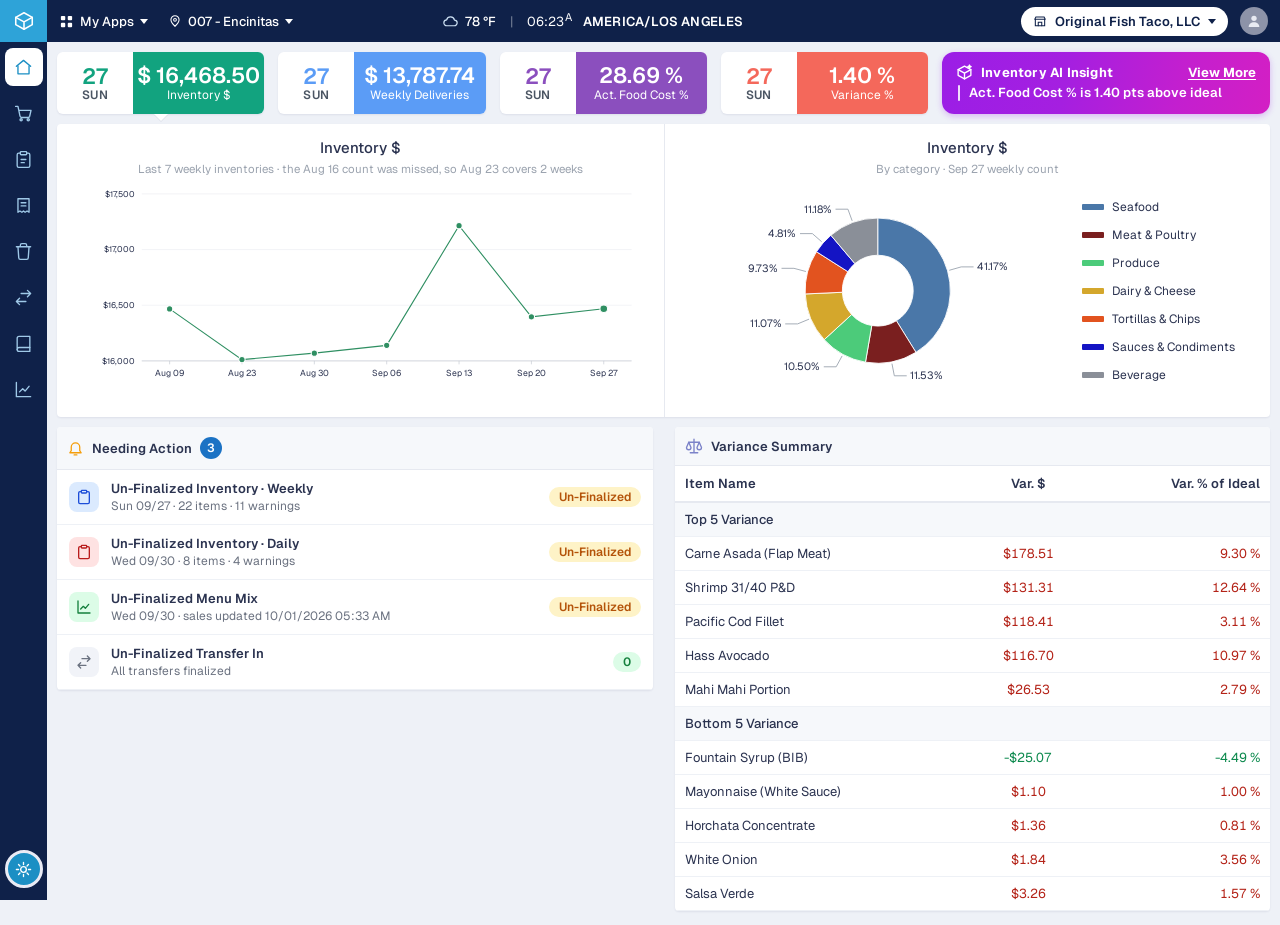
<file: inventory-dashboard.html>
<!DOCTYPE html>
<html lang="en">
<head>
<meta charset="utf-8">
<meta name="viewport" content="width=device-width, initial-scale=1">
<title>Inventory Dashboard</title>
<link rel="preconnect" href="https://fonts.googleapis.com">
<link rel="preconnect" href="https://fonts.gstatic.com" crossorigin>
<link href="https://fonts.googleapis.com/css2?family=Geist:wght@400;500;600;700&family=Geist+Mono:wght@400;500;600&display=swap" rel="stylesheet">
<style>
  :root{
    --navy:#0f2149;
    --page:#eef1f7;
    --teal:#12a37f;
    --blue:#5b9cf6;
    --purple:#8b4fbe;
    --salmon:#f4685b;
    --ink:#1f2937;
    --muted:#6b7280;
    --line:#e6e9f0;
  }
  *{box-sizing:border-box}
  html,body{margin:0;padding:0}
  body{background:var(--page);font-family:"Geist",-apple-system,BlinkMacSystemFont,"Segoe UI",system-ui,sans-serif;color:var(--ink);font-size:13px}
  .app{display:flex;min-height:100vh}

  /* ---------- left rail (Zip Inventory menu) ---------- */
  .rail{width:47px;flex:0 0 47px;background:var(--navy);display:flex;flex-direction:column;align-items:center;position:sticky;top:0;height:100vh}
  .rail .logo{width:47px;height:42px;display:grid;place-items:center;background:#2ea3d8}
  .rail .icons{display:flex;flex-direction:column;align-items:center;gap:8px;padding-top:6px;flex:1}
  .rail button{width:38px;height:38px;border:0;background:transparent;border-radius:8px;display:grid;place-items:center;cursor:pointer;color:#9fc9e8}
  .rail button:hover{background:rgba(255,255,255,.10);color:#fff}
  .rail button.active{background:#fff;color:#1b8fc4}
  .rail .fab{width:38px;height:38px;border-radius:50%;background:#1b8fc4;color:#fff;display:grid;place-items:center;border:3px solid #e9ebf5;margin-bottom:12px}

  /* ---------- top bar ---------- */
  .main{flex:1;min-width:0;display:flex;flex-direction:column}
  .topbar{height:42px;background:var(--navy);color:#fff;display:flex;align-items:center;gap:20px;padding:0 12px}
  .tb{display:flex;align-items:center;gap:6px;font-size:13px;font-weight:500;cursor:pointer;white-space:nowrap}
  .caret{width:0;height:0;border-left:4px solid transparent;border-right:4px solid transparent;border-top:5px solid currentColor}
  .center{margin-left:auto;margin-right:auto;display:flex;align-items:center;gap:14px;font-size:13px}
  .center .divider{opacity:.45}
  .clock{display:flex;align-items:baseline;gap:6px}
  .clock .sup{font-size:11px;position:relative;top:-5px;left:-5px}
  .clock .tz{font-weight:600;letter-spacing:.2px}
  .right{display:flex;align-items:center;gap:12px;margin-left:auto}
  .store-pill{background:#fff;color:var(--navy);border-radius:20px;padding:6px 12px;display:flex;align-items:center;gap:8px;font-size:13px;font-weight:600}
  .avatar-top{width:28px;height:28px;border-radius:50%;background:#8d93a8;display:grid;place-items:center;color:#e8eaf2}

  /* ---------- content ---------- */
  .content{padding:10px 10px 14px;display:flex;flex-direction:column;gap:10px}

  /* KPI row: white date box + coloured value block (HubWorks zInvDashboard) */
  .kpi-row{display:flex;gap:14px;align-items:stretch}
  .kpi{flex:1 1 0;min-width:0;border-radius:6px;background:#fff;box-shadow:0 1px 2px rgba(21,29,74,.08);display:flex;align-items:stretch;height:62px;cursor:pointer;position:relative;border:0;padding:0;font-family:inherit;text-align:left}
  .kpi .dt{flex:0 0 76px;display:flex;flex-direction:column;align-items:center;justify-content:center;line-height:1.1}
  .kpi .dt b{font-size:22px;font-weight:600}
  .kpi .dt span{font-size:12px;font-weight:600;color:#4b5563;letter-spacing:.3px}
  .kpi .val{flex:1;border-radius:0 6px 6px 0;color:#fff;display:flex;flex-direction:column;align-items:center;justify-content:center;line-height:1.15;padding:0 8px;text-align:center;min-width:0}
  .kpi .val b{font-size:22px;font-weight:600;white-space:nowrap}
  .kpi .val span{font-size:12px;white-space:nowrap}
  .kpi.teal .val{background:var(--teal)}   .kpi.teal .dt b{color:var(--teal)}
  .kpi.blue .val{background:var(--blue)}   .kpi.blue .dt b{color:var(--blue)}
  .kpi.purple .val{background:var(--purple)} .kpi.purple .dt b{color:var(--purple)}
  .kpi.salmon .val{background:var(--salmon)} .kpi.salmon .dt b{color:var(--salmon)}
  .kpi:hover{box-shadow:0 2px 8px rgba(21,29,74,.16)}
  .kpi.on::after{content:"";position:absolute;left:50%;bottom:-7px;margin-left:-7px;border-left:7px solid transparent;border-right:7px solid transparent;border-top:7px solid #fff;filter:drop-shadow(0 1px 0 rgba(21,29,74,.08))}
  .kpi:focus-visible{outline:2px solid var(--navy);outline-offset:2px}

  /* AI INSIGHT tile (same as the Schedule dashboard) */
  .ai-wrap{flex:0 0 328px;display:flex;align-items:center}
  .ai-tile{width:100%;height:62px;border-radius:12px;background:linear-gradient(100deg,#9b1ee6 0%,#a51fe0 38%,#c31fcf 72%,#d31fc4 100%);color:#fff;padding:7px 14px 8px;display:flex;flex-direction:column;justify-content:center;gap:3px;box-shadow:0 2px 6px rgba(155,30,230,.28);text-decoration:none}
  .ai-tile:hover{box-shadow:0 4px 12px rgba(155,30,230,.4)}
  .ai-head{display:flex;align-items:center;gap:8px}
  .ai-head .label{font-size:13px;font-weight:700;letter-spacing:.2px;color:#fff}
  .ai-head .more{margin-left:auto;font-size:13px;font-weight:700;color:#fff;text-decoration:underline;text-underline-offset:2px}
  .ai-body{display:flex;align-items:center;gap:9px;padding-left:2px;min-width:0}
  .ai-body .bar{width:2px;height:16px;background:rgba(255,255,255,.85);border-radius:2px;flex:none}
  .ai-body .msg{font-size:13px;font-weight:600;color:#fff;white-space:nowrap;overflow:hidden;text-overflow:ellipsis;transition:opacity .3s}

  /* cards */
  .card{background:#fff;border-radius:4px;box-shadow:0 1px 2px rgba(21,29,74,.08);overflow:hidden}
  .charts{display:grid;grid-template-columns:1fr 1fr}
  .charts > div{padding:14px 18px 16px;min-width:0}
  .charts > div + div{border-left:1px solid var(--line)}
  .chart-t{text-align:center;font-size:15px;font-weight:500;color:#2b3350;margin:0 0 6px}
  .chart-sub{text-align:center;font-size:11.5px;color:#9aa2ae;margin:-2px 0 4px}
  svg text{font-family:"Geist",system-ui,sans-serif}
  .donut-wrap{display:flex;align-items:center;gap:10px}
  .donut-wrap svg{flex:1;min-width:0}
  .legend{flex:0 0 170px;display:flex;flex-direction:column;gap:12px;font-size:12px;color:#2b3350}
  .legend div{display:flex;align-items:center;gap:8px;white-space:nowrap}
  .legend i{width:22px;height:6px;border-radius:1px;flex:none}
  .tip{position:fixed;pointer-events:none;background:#0f2149;color:#fff;font-size:12px;padding:6px 9px;border-radius:6px;box-shadow:0 4px 12px rgba(0,0,0,.2);opacity:0;transition:opacity .12s;z-index:20;white-space:nowrap}
  .tip.show{opacity:1}

  .row{display:flex;gap:22px;align-items:flex-start}
  .col{flex:1 1 0;min-width:0}
  .card-head{display:flex;align-items:center;gap:8px;padding:10px 10px;font-size:13px;font-weight:600;color:#2b3350;background:#f6f8fb;border-bottom:1px solid var(--line)}
  .badge{min-width:22px;height:22px;border-radius:11px;background:#1b72c4;color:#fff;font-size:12px;font-weight:600;display:grid;place-items:center;padding:0 6px}
  .na-row{display:flex;align-items:center;gap:12px;padding:10px 12px;border-bottom:1px solid #eef1f6;text-decoration:none;color:inherit}
  .na-row:hover{background:#f8fafd}
  .na-ic{width:30px;height:30px;border-radius:8px;display:grid;place-items:center;flex:none}
  .na-tx{flex:1;min-width:0}
  .na-tx b{display:block;font-size:13px;font-weight:600;color:#2b3350}
  .na-tx span{font-size:12px;color:var(--muted)}
  .na-st{font-size:12px;font-weight:600;color:#b45309;background:#fef3c7;border-radius:999px;padding:2px 10px;white-space:nowrap}
  .na-empty{margin:10px;padding:8px;background:#f3f4f6;color:var(--muted);text-align:center;border-radius:3px}

  table.vs{width:100%;border-collapse:collapse;font-size:13px}
  table.vs th{font-weight:600;text-align:left;padding:9px 10px;color:#2b3350;border-bottom:2px solid #e6e9f0}
  table.vs td{padding:8px 10px;border-bottom:1px solid #eef1f6;color:#2b3350}
  table.vs th.r,table.vs td.r{text-align:right;font-variant-numeric:tabular-nums}
  table.vs th.c,table.vs td.c{text-align:center;font-variant-numeric:tabular-nums}
  table.vs tr.grp td{background:#f6f8fb;font-weight:500}
  table.vs td.pos{color:#b42318}
  table.vs td.neg{color:#0d8a4e}

  @media (max-width:1200px){
    .kpi-row{flex-wrap:wrap}
    .kpi{flex:1 1 calc(50% - 14px)}
    .ai-wrap{flex:1 1 100%}
    .charts{grid-template-columns:1fr}
    .charts > div + div{border-left:0;border-top:1px solid var(--line)}
    .row{flex-direction:column}
    .col{width:100%}
  }
  @media (max-width:640px){
    .topbar .center,.topbar .tb.loc{display:none}
    .kpi{flex:1 1 100%}
    .legend{flex-basis:130px}
  }
</style>
</head>
<body>
<div class="app">

  <!-- ================= LEFT RAIL (Zip Inventory menu) ================= -->
  <aside class="rail">
    <div class="logo">
      <svg width="22" height="22" viewBox="0 0 24 24" fill="none" stroke="#fff" stroke-width="1.7" stroke-linecap="round" stroke-linejoin="round"><path d="M21 8 12 3 3 8v8l9 5 9-5z"/><path d="m3 8 9 5 9-5M12 13v8"/></svg>
    </div>
    <div class="icons">
      <button class="active" title="Dashboard"><svg width="19" height="19" viewBox="0 0 24 24" fill="none" stroke="currentColor" stroke-width="1.7" stroke-linecap="round" stroke-linejoin="round"><path d="M3 10.5 12 3l9 7.5"/><path d="M5 10v10h14V10"/></svg></button>
      <button title="Ordering"><svg width="19" height="19" viewBox="0 0 24 24" fill="none" stroke="currentColor" stroke-width="1.7" stroke-linecap="round" stroke-linejoin="round"><circle cx="9" cy="20" r="1.4"/><circle cx="18" cy="20" r="1.4"/><path d="M2 3h3l2.6 12.4a2 2 0 0 0 2 1.6h8.2a2 2 0 0 0 2-1.5L21.5 8H6"/></svg></button>
      <button title="Inventory count"><svg width="19" height="19" viewBox="0 0 24 24" fill="none" stroke="currentColor" stroke-width="1.7" stroke-linecap="round" stroke-linejoin="round"><rect x="8" y="2" width="8" height="4" rx="1"/><path d="M16 4h2a2 2 0 0 1 2 2v14a2 2 0 0 1-2 2H6a2 2 0 0 1-2-2V6a2 2 0 0 1 2-2h2"/><path d="M9 12h6M9 16h4"/></svg></button>
      <button title="Invoices"><svg width="19" height="19" viewBox="0 0 24 24" fill="none" stroke="currentColor" stroke-width="1.7" stroke-linecap="round" stroke-linejoin="round"><path d="M5 3.5v17l2.5-1.6 2.5 1.6 2-1.6 2 1.6 2.5-1.6 2.5 1.6v-17z"/><path d="M9 8.5h6M9 12.5h6"/></svg></button>
      <button title="Waste"><svg width="19" height="19" viewBox="0 0 24 24" fill="none" stroke="currentColor" stroke-width="1.7" stroke-linecap="round" stroke-linejoin="round"><path d="M3 6h18M8 6V4a2 2 0 0 1 2-2h4a2 2 0 0 1 2 2v2M19 6l-1 14a2 2 0 0 1-2 2H8a2 2 0 0 1-2-2L5 6"/></svg></button>
      <button title="Transfer"><svg width="19" height="19" viewBox="0 0 24 24" fill="none" stroke="currentColor" stroke-width="1.7" stroke-linecap="round" stroke-linejoin="round"><path d="M17 3l4 4-4 4M21 7H9M7 21l-4-4 4-4M3 17h12"/></svg></button>
      <button title="Recipes"><svg width="19" height="19" viewBox="0 0 24 24" fill="none" stroke="currentColor" stroke-width="1.7" stroke-linecap="round" stroke-linejoin="round"><path d="M4 19.5A2.5 2.5 0 0 1 6.5 17H20V3H6.5A2.5 2.5 0 0 0 4 5.5z"/><path d="M4 19.5A2.5 2.5 0 0 0 6.5 22H20v-5"/></svg></button>
      <button title="Reports"><svg width="19" height="19" viewBox="0 0 24 24" fill="none" stroke="currentColor" stroke-width="1.7" stroke-linecap="round" stroke-linejoin="round"><path d="M3 3v18h18"/><path d="M7 15l4-4 3 3 5-6"/></svg></button>
    </div>
    <div class="fab" title="Support">
      <svg width="17" height="17" viewBox="0 0 24 24" fill="none" stroke="currentColor" stroke-width="1.9" stroke-linecap="round" stroke-linejoin="round"><circle cx="12" cy="12" r="4"/><path d="M12 2v3M12 19v3M2 12h3M19 12h3M5 5l2 2M17 17l2 2M19 5l-2 2M7 17l-2 2"/></svg>
    </div>
  </aside>

  <div class="main">

    <!-- ================= TOP BAR ================= -->
    <header class="topbar">
      <div class="tb">
        <svg width="15" height="15" viewBox="0 0 24 24" fill="currentColor"><rect x="3" y="3" width="7" height="7" rx="1.5"/><rect x="14" y="3" width="7" height="7" rx="1.5"/><rect x="3" y="14" width="7" height="7" rx="1.5"/><rect x="14" y="14" width="7" height="7" rx="1.5"/></svg>
        My Apps <i class="caret"></i>
      </div>
      <div class="tb loc">
        <svg width="14" height="14" viewBox="0 0 24 24" fill="none" stroke="currentColor" stroke-width="1.8" stroke-linecap="round"><path d="M12 21s7-6.3 7-11a7 7 0 1 0-14 0c0 4.7 7 11 7 11z"/><circle cx="12" cy="10" r="2.4"/></svg>
        007 - Encinitas <i class="caret"></i>
      </div>
      <div class="center">
        <div class="tb" style="gap:6px">
          <svg width="17" height="17" viewBox="0 0 24 24" fill="none" stroke="#cfe3f5" stroke-width="1.7" stroke-linecap="round" stroke-linejoin="round"><path d="M7 18a4.2 4.2 0 0 1-.4-8.4A5.7 5.7 0 0 1 17.6 10 4 4 0 0 1 17.2 18z"/></svg>
          78 &deg;F
        </div>
        <span class="divider">|</span>
        <div class="clock"><span>06:23</span><span class="sup">A</span><span class="tz">AMERICA/LOS ANGELES</span></div>
      </div>
      <div class="right">
        <div class="store-pill">
          <svg width="14" height="14" viewBox="0 0 24 24" fill="none" stroke="currentColor" stroke-width="1.8" stroke-linecap="round"><path d="M4 9h16v11H4zM3 9l2-4h14l2 4"/><path d="M9 20v-6h6v6"/></svg>
          Original Fish Taco, LLC <i class="caret"></i>
        </div>
        <div class="avatar-top">
          <svg width="16" height="16" viewBox="0 0 24 24" fill="currentColor"><circle cx="12" cy="8" r="4"/><path d="M4 21c0-4.4 3.6-7 8-7s8 2.6 8 7z"/></svg>
        </div>
      </div>
    </header>

    <!-- ================= CONTENT ================= -->
    <div class="content">

      <!-- KPI ROW (last weekly inventory: Sun 09/27) + AI INSIGHT -->
      <div class="kpi-row">
        <button class="kpi teal on" data-m="inv" onclick="dbSelect('inv')" title="Show the Inventory $ trend">
          <div class="dt"><b>27</b><span>SUN</span></div>
          <div class="val"><b>$ 16,468.50</b><span>Inventory $</span></div>
        </button>
        <button class="kpi blue" data-m="dlv" onclick="dbSelect('dlv')" title="Show the Weekly Deliveries trend">
          <div class="dt"><b>27</b><span>SUN</span></div>
          <div class="val"><b>$ 13,787.74</b><span>Weekly Deliveries</span></div>
        </button>
        <button class="kpi purple" data-m="afc" onclick="dbSelect('afc')" title="Show the Act. Food Cost % trend">
          <div class="dt"><b>27</b><span>SUN</span></div>
          <div class="val"><b>28.69 %</b><span>Act. Food Cost %</span></div>
        </button>
        <button class="kpi salmon" data-m="var" onclick="dbSelect('var')" title="Show the Variance % trend">
          <div class="dt"><b>27</b><span>SUN</span></div>
          <div class="val"><b>1.40 %</b><span>Variance %</span></div>
        </button>

        <!-- AI INSIGHT TILE -->
        <div class="ai-wrap">
          <a class="ai-tile" href="index.html" title="Open Inventory AI Insight">
            <div class="ai-head">
              <svg width="17" height="17" viewBox="0 0 24 24" fill="none" stroke="#fff" stroke-width="1.9" stroke-linecap="round" stroke-linejoin="round"><path d="M21 8 12 3 3 8v8l9 5 9-5z"/><path d="m3 8 9 5 9-5M12 13v8"/><path d="M19 1.5l.7 1.6 1.6.7-1.6.7-.7 1.6-.7-1.6-1.6-.7 1.6-.7z" fill="#fff"/></svg>
              <span class="label">Inventory AI Insight</span>
              <span class="more">View More</span>
            </div>
            <div class="ai-body">
              <span class="bar"></span>
              <span class="msg" id="aiMsg">Act. Food Cost % is 1.40 pts above ideal</span>
            </div>
          </a>
        </div>
      </div>

      <!-- TREND + DONUT -->
      <div class="card charts">
        <div>
          <div class="chart-t" id="lineTitle">Inventory $</div>
          <div class="chart-sub">Last 7 weekly inventories · the Aug 16 count was missed, so Aug 23 covers 2 weeks</div>
          <svg id="lineSvg" viewBox="0 0 820 300" width="100%" role="img" aria-label="Weekly trend"></svg>
        </div>
        <div>
          <div class="chart-t" id="donutTitle">Inventory $</div>
          <div class="chart-sub" id="donutSub">By category · Sep 27 weekly count</div>
          <div class="donut-wrap">
            <svg id="donutSvg" viewBox="0 0 440 250" role="img" aria-label="By category"></svg>
            <div class="legend" id="legend"></div>
          </div>
        </div>
      </div>

      <!-- NEEDING ACTION + VARIANCE SUMMARY -->
      <div class="row">
        <div class="col card">
          <div class="card-head">
            <svg width="17" height="17" viewBox="0 0 24 24" fill="none" stroke="#f59e0b" stroke-width="1.8" stroke-linecap="round" stroke-linejoin="round"><path d="M18 15V10a6 6 0 1 0-12 0v5l-2 3h16z"/><path d="M10 21h4"/></svg>
            Needing Action <span class="badge">3</span>
          </div>
          <a class="na-row" href="index.html#deepdive" title="Open in Deep Dive">
            <span class="na-ic" style="background:#dbeafe;color:#1d4ed8"><svg width="16" height="16" viewBox="0 0 24 24" fill="none" stroke="currentColor" stroke-width="2" stroke-linecap="round" stroke-linejoin="round"><rect x="8" y="2" width="8" height="4" rx="1"/><path d="M16 4h2a2 2 0 0 1 2 2v14a2 2 0 0 1-2 2H6a2 2 0 0 1-2-2V6a2 2 0 0 1 2-2h2"/></svg></span>
            <span class="na-tx"><b>Un-Finalized Inventory · Weekly</b><span>Sun 09/27 · 22 items · 11 warnings</span></span>
            <span class="na-st">Un-Finalized</span>
          </a>
          <a class="na-row" href="index.html#deepdive" title="Open in Deep Dive">
            <span class="na-ic" style="background:#fee2e2;color:#b91c1c"><svg width="16" height="16" viewBox="0 0 24 24" fill="none" stroke="currentColor" stroke-width="2" stroke-linecap="round" stroke-linejoin="round"><rect x="8" y="2" width="8" height="4" rx="1"/><path d="M16 4h2a2 2 0 0 1 2 2v14a2 2 0 0 1-2 2H6a2 2 0 0 1-2-2V6a2 2 0 0 1 2-2h2"/></svg></span>
            <span class="na-tx"><b>Un-Finalized Inventory · Daily</b><span>Wed 09/30 · 8 items · 4 warnings</span></span>
            <span class="na-st">Un-Finalized</span>
          </a>
          <a class="na-row" href="index.html#deepdive" title="Open in Deep Dive">
            <span class="na-ic" style="background:#dcfce7;color:#15803d"><svg width="16" height="16" viewBox="0 0 24 24" fill="none" stroke="currentColor" stroke-width="2" stroke-linecap="round" stroke-linejoin="round"><path d="M3 3v18h18"/><path d="M7 15l4-4 3 3 5-6"/></svg></span>
            <span class="na-tx"><b>Un-Finalized Menu Mix</b><span>Wed 09/30 · sales updated 10/01/2026 05:33 AM</span></span>
            <span class="na-st">Un-Finalized</span>
          </a>
          <div class="na-row" style="cursor:default">
            <span class="na-ic" style="background:#f1f3f8;color:#6b7280"><svg width="16" height="16" viewBox="0 0 24 24" fill="none" stroke="currentColor" stroke-width="2" stroke-linecap="round" stroke-linejoin="round"><path d="M17 3l4 4-4 4M21 7H9M7 21l-4-4 4-4M3 17h12"/></svg></span>
            <span class="na-tx"><b>Un-Finalized Transfer In</b><span>All transfers finalized</span></span>
            <span class="na-st" style="color:#15803d;background:#dcfce7">0</span>
          </div>
        </div>

        <div class="col card">
          <div class="card-head">
            <svg width="18" height="18" viewBox="0 0 24 24" fill="none" stroke="#7c83c9" stroke-width="1.8" stroke-linecap="round" stroke-linejoin="round"><path d="M12 3v18M7 21h10M5 7h14"/><path d="M5 7l-3 7a3 3 0 0 0 6 0zM19 7l-3 7a3 3 0 0 0 6 0z"/></svg>
            Variance Summary
          </div>
          <table class="vs">
            <thead><tr><th>Item Name</th><th class="c">Var. $</th><th class="r">Var. % of Ideal</th></tr></thead>
            <tbody id="vsBody"></tbody>
          </table>
        </div>
      </div>

    </div>
  </div>
</div>
<div class="tip" id="tip"></div>

<script>
/* Figures are the Sep 27 weekly count of inv-deepdive-data.js (the same
   simulation the Insight page's Deep Dive tab aggregates). HubWorks
   zInvDashboard: tiles = last weekly inventory, trend = last 7 posted
   weekly inventories, donut = the selected tile's $ by category. */
const DB_WEEKS = ['Aug 09','Aug 23','Aug 30','Sep 06','Sep 13','Sep 20','Sep 27'];
const DB_NOTE  = {1:'2-week count (Aug 16 was missed)', 4:'Syrup over-counted by 9 BIBs', 5:'Corrects the Sep 13 syrup miscount', 6:'Un-Finalized'};
const DB_METRICS = {
  inv:{ title:'Inventory $',         fmt:'money', col:'#2f8f62', vals:[16467.10,16011.55,16069.29,16139.54,17214.26,16395.72,16468.50], donut:'Inventory $' },
  dlv:{ title:'Weekly Deliveries',   fmt:'money', col:'#3b7ddd', vals:[15552.72,28911.20,14801.16,13740.93,14653.79,13565.03,13787.74], donut:'Deliveries $' },
  afc:{ title:'Act. Food Cost %',    fmt:'pct',   col:'#8b4fbe', vals:[27.25,27.23,27.39,27.31,26.17,29.40,28.69], donut:'Actual Usage $' },
  var:{ title:'Variance %',          fmt:'pct',   col:'#e0564a', vals:[0.64,0.66,0.70,0.65,-0.40,2.22,1.40], donut:'Variance $' },
};
/* by category, Sep 27 weekly count: inventory $, deliveries $, actual usage $, variance $ */
const DB_CATS = [
  { n:'Seafood',             c:'#4a77a8', inv:6780.85, dlv:6107.11, afc:6074.69, var:276.25 },
  { n:'Meat & Poultry',      c:'#7a1f1f', inv:1898.78, dlv:2923.10, afc:2696.41, var:197.06 },
  { n:'Produce',             c:'#4ccb7a', inv:1729.09, dlv:1690.83, afc:1960.79, var:157.54 },
  { n:'Dairy & Cheese',      c:'#d4a72c', inv:1823.53, dlv:791.38,  afc:1092.71, var:35.20 },
  { n:'Tortillas & Chips',   c:'#e2531f', inv:1602.81, dlv:792.60,  afc:1067.63, var:31.10 },
  { n:'Sauces & Condiments', c:'#1414c4', inv:792.80,  dlv:406.09,  afc:322.17,  var:4.36 },
  { n:'Beverage',            c:'#8a8f98', inv:1840.64, dlv:1076.63, afc:703.61,  var:-23.71 },
];
/* Variance Summary — top / bottom 5 items by variance $ (actual − ideal) */
const DB_VAR = {
  top:[['Carne Asada (Flap Meat)',178.51,9.30],['Shrimp 31/40 P&D',131.31,12.64],['Pacific Cod Fillet',118.41,3.11],['Hass Avocado',116.70,10.97],['Mahi Mahi Portion',26.53,2.79]],
  bottom:[['Fountain Syrup (BIB)',-25.07,-4.49],['Mayonnaise (White Sauce)',1.10,1.00],['Horchata Concentrate',1.36,0.81],['White Onion',1.84,3.56],['Salsa Verde',3.26,1.57]],
};
const AI_MSGS = ['Act. Food Cost % is 1.40 pts above ideal','Carne asada is 9.3% over recipe since Sep 22','Avocado waste is 3x normal','US Foods short-shipped flour tortillas'];

const fmtMoney = v => (v < 0 ? '-$' : '$') + Math.abs(v).toLocaleString('en-US',{minimumFractionDigits:2,maximumFractionDigits:2});
const fmtVal = (v, f) => f === 'money' ? fmtMoney(v) : v.toFixed(2) + '%';
const esc = s => String(s).replace(/&/g,'&amp;').replace(/</g,'&lt;');

function dbTip(e, html){ const t = document.getElementById('tip'); if (!html) { t.classList.remove('show'); return; } t.innerHTML = html; t.classList.add('show'); t.style.left = Math.min(e.clientX + 12, innerWidth - t.offsetWidth - 8) + 'px'; t.style.top = (e.clientY - 38) + 'px'; }

function niceTicks(min, max, n){
  const span = max - min || 1, raw = span / n, mag = Math.pow(10, Math.floor(Math.log10(raw)));
  const step = [1,2,2.5,5,10].map(m => m * mag).find(s => s >= raw);
  const lo = Math.floor(min / step) * step, hi = Math.ceil(max / step) * step, t = [];
  for (let v = lo; v <= hi + step / 2; v += step) t.push(+v.toFixed(6));
  return t;
}

function dbLine(m){
  const M = DB_METRICS[m], svg = document.getElementById('lineSvg');
  const L = 96, R = 800, T = 20, B = 260;
  const ticks = niceTicks(Math.min(...M.vals), Math.max(...M.vals), 4);
  const lo = ticks[0], hi = ticks[ticks.length - 1];
  const x = i => L + 40 + i * ((R - L - 80) / (M.vals.length - 1));
  const y = v => B - (v - lo) / (hi - lo) * (B - T);
  const tickLbl = v => M.fmt === 'money' ? '$' + Math.round(v).toLocaleString('en-US') : (Math.round(v * 100) / 100) + '%';
  let h = '';
  ticks.forEach(t => { h += `<line x1="${L}" x2="${R}" y1="${y(t)}" y2="${y(t)}" stroke="${t === 0 && lo < 0 ? '#c7cbd4' : '#eceef3'}"/><text x="${L - 10}" y="${y(t) + 4}" text-anchor="end" font-size="12" fill="#2b3350">${tickLbl(t)}</text>`; });
  h += `<line x1="${L}" x2="${R}" y1="${B}" y2="${B}" stroke="#c7cbd4"/>`;
  h += `<polyline fill="none" stroke="${M.col}" stroke-width="1.6" points="${M.vals.map((v, i) => x(i) + ',' + y(v)).join(' ')}"/>`;
  M.vals.forEach((v, i) => {
    h += `<line x1="${x(i)}" x2="${x(i)}" y1="${B}" y2="${B + 5}" stroke="#c7cbd4"/><text x="${x(i)}" y="${B + 22}" text-anchor="middle" font-size="12.5" fill="#2b3350">${DB_WEEKS[i]}</text>`;
    const tip = `<b>${DB_WEEKS[i]}</b> · ${fmtVal(v, M.fmt)}${DB_NOTE[i] ? '<br><span style=&quot;opacity:.75&quot;>' + DB_NOTE[i] + '</span>' : ''}`;
    h += `<circle cx="${x(i)}" cy="${y(v)}" r="${i === M.vals.length - 1 ? 5.5 : 4.5}" fill="${M.col}" stroke="#fff" stroke-width="1.5" style="cursor:pointer" onmousemove="dbTip(event,'${tip.replace(/'/g, '&#39;')}')" onmouseleave="dbTip(event)"/>`;
  });
  svg.innerHTML = h;
  document.getElementById('lineTitle').textContent = M.title;
}

function dbDonut(m){
  const M = DB_METRICS[m], svg = document.getElementById('donutSvg');
  const rows = DB_CATS.map(c => ({ n:c.n, c:c.c, v:c[m === 'afc' ? 'afc' : m] })).filter(r => r.v > 0);
  const total = rows.reduce((s, r) => s + r.v, 0);
  const cx = 220, cy = 125, ro = 82, ri = 40;
  let a = -Math.PI / 2, h = '';
  rows.forEach(r => {
    const f = r.v / total, a2 = a + f * Math.PI * 2, big = f > 0.5 ? 1 : 0;
    const p = (rad, ang) => [cx + rad * Math.cos(ang), cy + rad * Math.sin(ang)];
    const [x1, y1] = p(ro, a), [x2, y2] = p(ro, a2), [x3, y3] = p(ri, a2), [x4, y4] = p(ri, a);
    const tip = `<b>${esc(r.n)}</b> · ${fmtMoney(r.v)} (${(f * 100).toFixed(2)}%)`;
    h += `<path d="M${x1},${y1} A${ro},${ro} 0 ${big} 1 ${x2},${y2} L${x3},${y3} A${ri},${ri} 0 ${big} 0 ${x4},${y4} Z" fill="${r.c}" stroke="#fff" stroke-width="1" style="cursor:pointer" onmousemove="dbTip(event,'${tip.replace(/'/g, '&#39;')}')" onmouseleave="dbTip(event)"/>`;
    // leader line + label
    const mid = (a + a2) / 2, [lx1, ly1] = p(ro + 2, mid), [lx2, ly2] = p(ro + 16, mid);
    const right = Math.cos(mid) >= 0, lx3 = lx2 + (right ? 14 : -14);
    h += `<polyline points="${lx1},${ly1} ${lx2},${ly2} ${lx3},${ly2}" fill="none" stroke="#9aa2ae" stroke-width="1"/>`;
    h += `<text x="${lx3 + (right ? 4 : -4)}" y="${ly2 + 4}" text-anchor="${right ? 'start' : 'end'}" font-size="12" fill="#2b3350">${(f * 100).toFixed(2)}%</text>`;
    a = a2;
  });
  svg.innerHTML = h;
  document.getElementById('legend').innerHTML = rows.map(r => `<div><i style="background:${r.c}"></i>${esc(r.n)}</div>`).join('');
  document.getElementById('donutTitle').textContent = M.donut;
  document.getElementById('donutSub').textContent = m === 'var'
    ? 'By category · Sep 27 weekly count · categories over ideal only (Beverage is $23.71 under)'
    : 'By category · Sep 27 weekly count';
}

function dbVarSummary(){
  const row = r => `<tr><td>${esc(r[0])}</td><td class="c ${r[1] > 0 ? 'pos' : 'neg'}">${fmtMoney(r[1])}</td><td class="r ${r[1] > 0 ? 'pos' : 'neg'}">${r[2].toFixed(2)} %</td></tr>`;
  document.getElementById('vsBody').innerHTML =
    `<tr class="grp"><td colspan="3">Top 5 Variance</td></tr>${DB_VAR.top.map(row).join('')}` +
    `<tr class="grp"><td colspan="3">Bottom 5 Variance</td></tr>${DB_VAR.bottom.map(row).join('')}`;
}

function dbSelect(m){
  document.querySelectorAll('.kpi').forEach(k => k.classList.toggle('on', k.dataset.m === m));
  dbLine(m); dbDonut(m);
}

/* AI tile: rotate the headline insights */
(function(){
  let i = 0;
  setInterval(() => {
    const el = document.getElementById('aiMsg'); if (!el) return;
    el.style.opacity = 0;
    setTimeout(() => { i = (i + 1) % AI_MSGS.length; el.textContent = AI_MSGS[i]; el.style.opacity = 1; }, 300);
  }, 4500);
})();

dbSelect('inv');
dbVarSummary();
</script>
</body>
</html>
</file>
